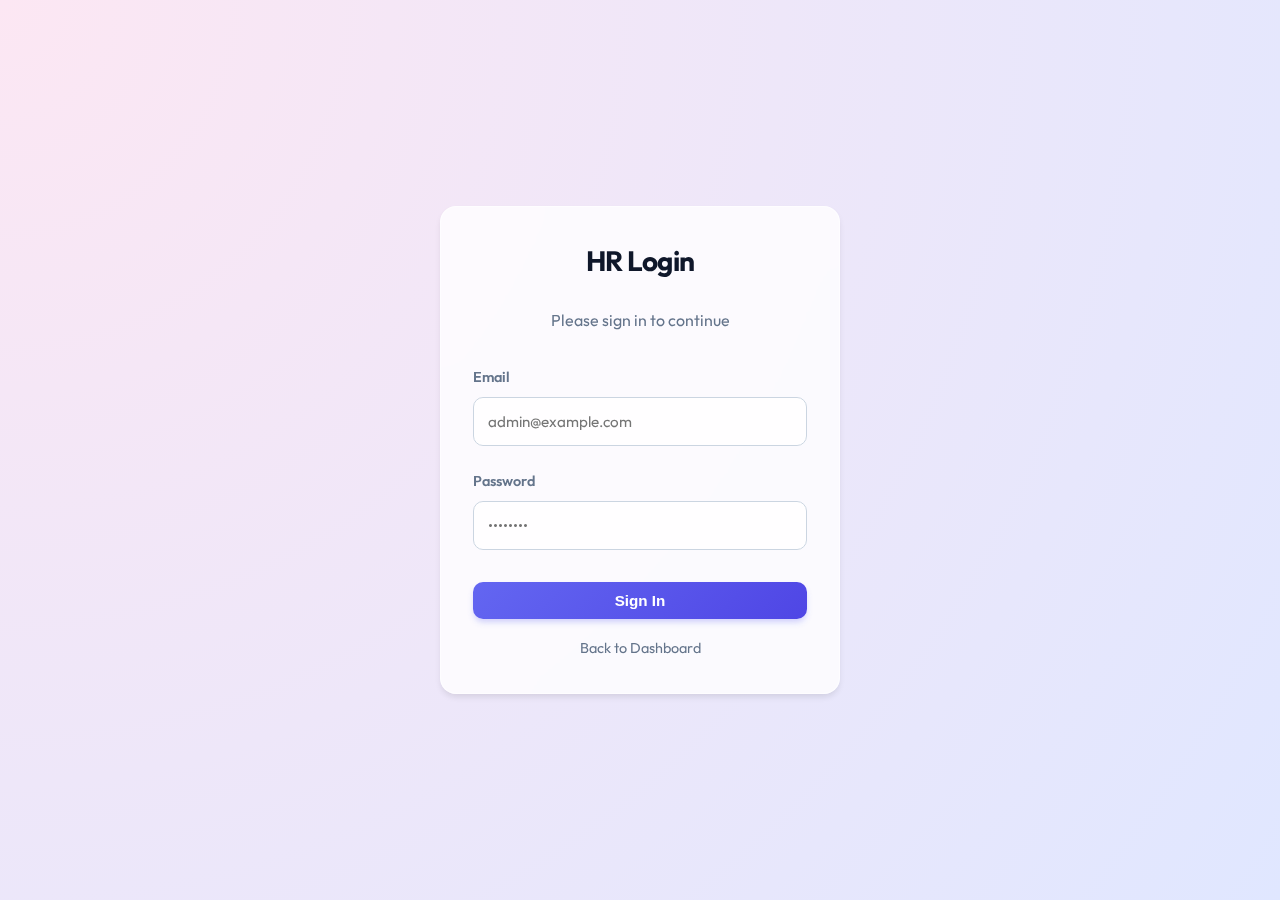
<file: templates/login.html>
<!DOCTYPE html>
<html lang="en">

<head>
    <meta charset="UTF-8">
    <meta name="viewport" content="width=device-width, initial-scale=1.0">
    <title>HR Login</title>
    <link href="https://fonts.googleapis.com/css2?family=Outfit:wght@300;400;500;600;700&display=swap" rel="stylesheet">
    <link rel="stylesheet" href="/static/css/style.css">
    <style>
        body {
            display: flex;
            align-items: center;
            justify-content: center;
        }

        .login-card {
            width: 100%;
            max-width: 400px;
            padding: 2rem;
        }
    </style>
</head>

<body>
    <div class="glass-card login-card">
        <div style="text-align: center; margin-bottom: 2rem;">
            <h2>HR Login</h2>
            <p style="color: var(--text-muted)">Please sign in to continue</p>
        </div>
        <form id="login-form">
            <div class="form-group">
                <label for="email">Email</label>
                <input type="email" id="email" required placeholder="admin@example.com">
            </div>
            <div class="form-group">
                <label for="password">Password</label>
                <input type="password" id="password" required placeholder="••••••••">
            </div>
            <div class="form-actions">
                <button type="submit" class="btn btn-primary" style="width: 100%; justify-content: center;">Sign
                    In</button>
            </div>
        </form>
        <div style="margin-top: 1rem; text-align: center;">
            <a href="/" style="color: var(--text-muted); text-decoration: none; font-size: 0.9rem;">Back to
                Dashboard</a>
        </div>
    </div>

    <script>
        document.getElementById('login-form').addEventListener('submit', async (e) => {
            e.preventDefault();
            const email = document.getElementById('email').value;
            const password = document.getElementById('password').value;

            try {
                const response = await fetch('/login', {
                    method: 'POST',
                    headers: { 'Content-Type': 'application/json' },
                    body: JSON.stringify({ email, password })
                });

                if (response.ok) {
                    window.location.href = '/';
                } else {
                    const data = await response.json();
                    alert(data.error || 'Login failed');
                }
            } catch (error) {
                console.error(error);
                alert('An error occurred');
            }
        });
    </script>
</body>

</html>
</file>
<file: static/css/style.css>
/* Base Variables */
:root {
    --primary-color: #6366f1;
    /* Indigo-500 */
    --primary-hover: #4f46e5;
    /* Indigo-600 */
    --secondary-color: #64748b;
    --background-color: #f8fafc;
    --surface-color: rgba(255, 255, 255, 0.8);
    --text-color: #1e293b;
    --text-muted: #64748b;
    --border-color: rgba(255, 255, 255, 0.6);
    --glass-bg: rgba(255, 255, 255, 0.7);
    --glass-border: rgba(255, 255, 255, 0.5);
    --shadow-sm: 0 1px 2px 0 rgba(0, 0, 0, 0.05);
    --shadow-md: 0 4px 6px -1px rgba(0, 0, 0, 0.1);
    --shadow-lg: 0 10px 15px -3px rgba(0, 0, 0, 0.1);
    --radius: 16px;
    --transition: all 0.3s cubic-bezier(0.4, 0, 0.2, 1);
}

[v-cloak] {
    display: none !important;
}

* {
    box-sizing: border-box;
    margin: 0;
    padding: 0;
}

body {
    font-family: 'Outfit', sans-serif;
    color: var(--text-color);
    line-height: 1.6;
    min-height: 100vh;
    background: radial-gradient(circle at top left, #fce7f3, #e0e7ff, #f3f4f6);
    background-attachment: fixed;
    background-size: 200% 200%;
    animation: gradientBG 15s ease infinite;
}

@keyframes gradientBG {
    0% {
        background-position: 0% 50%;
    }

    50% {
        background-position: 100% 50%;
    }

    100% {
        background-position: 0% 50%;
    }
}

.login-layout {
    max-width: 1280px;
    margin: 0 auto;
    padding: 2rem;
    min-height: 100vh;
}

/* Glass Header */
.glass-header {
    position: sticky;
    top: 1rem;
    z-index: 100;
    display: flex;
    justify-content: space-between;
    align-items: center;
    padding: 0.75rem 2rem;
    background: rgba(255, 255, 255, 0.65);
    backdrop-filter: blur(20px);
    -webkit-backdrop-filter: blur(20px);
    border: 1px solid rgba(255, 255, 255, 0.4);
    box-shadow: 0 8px 32px 0 rgba(31, 38, 135, 0.15);
    border-radius: var(--radius);
    margin-bottom: 2.5rem;
    transition: var(--transition);
}

.brand-title {
    font-size: 1.5rem;
    font-weight: 700;
    color: var(--primary-color);
    text-decoration: none;
    background: linear-gradient(45deg, var(--primary-color), #a855f7);
    background-clip: text;
    -webkit-background-clip: text;
    -webkit-text-fill-color: transparent;
}

/* Glass Card */
.glass-card {
    background: var(--surface-color);
    backdrop-filter: blur(16px);
    -webkit-backdrop-filter: blur(16px);
    border: 1px solid var(--border-color);
    border-radius: var(--radius);
    box-shadow: var(--shadow-md);
    padding: 2rem;
    transition: var(--transition);
    animation: slideUp 0.5s ease-out forwards;
}

.glass-card:hover {
    transform: translateY(-4px);
    box-shadow: var(--shadow-lg);
    border-color: rgba(255, 255, 255, 0.9);
}

/* Typography */
h1,
h2,
h3,
h4 {
    color: #0f172a;
    font-weight: 700;
    letter-spacing: -0.025em;
}

h1 {
    font-size: 2.5rem;
    margin-bottom: 1rem;
}

h2 {
    font-size: 1.75rem;
    margin-bottom: 1.5rem;
}

h3 {
    font-size: 1.25rem;
    font-weight: 600;
}

a {
    text-decoration: none;
    color: inherit;
}

/* Navigation */
.nav-link {
    color: var(--text-muted);
    font-weight: 600;
    padding: 0.5rem 1rem;
    border-radius: 8px;
    transition: var(--transition);
}

.nav-link:hover,
.router-link-active {
    color: var(--primary-color);
    background: rgba(99, 102, 241, 0.1);
}

/* Buttons */
.btn {
    display: inline-flex;
    align-items: center;
    justify-content: center;
    padding: 0.625rem 1.25rem;
    border-radius: 10px;
    font-weight: 600;
    border: none;
    cursor: pointer;
    transition: var(--transition);
    font-size: 0.95rem;
    gap: 0.5rem;
}

.btn-sm {
    padding: 0.375rem 0.75rem;
    font-size: 0.875rem;
}

.btn-primary {
    background: linear-gradient(135deg, var(--primary-color), var(--primary-hover));
    color: white;
    box-shadow: 0 4px 6px -1px rgba(99, 102, 241, 0.3);
}

.btn-primary:hover:not(:disabled) {
    box-shadow: 0 10px 15px -3px rgba(99, 102, 241, 0.4);
    transform: translateY(-2px);
}

.btn-secondary {
    background: white;
    color: var(--text-color);
    border: 1px solid #e2e8f0;
}

.btn-secondary:hover {
    background: #f8fafc;
    border-color: var(--text-muted);
}

.btn-danger {
    background: linear-gradient(135deg, #ef4444, #dc2626);
    color: white;
    box-shadow: 0 4px 6px -1px rgba(239, 68, 68, 0.3);
}

.btn-danger:hover {
    box-shadow: 0 10px 15px -3px rgba(239, 68, 68, 0.4);
}

.btn:disabled {
    opacity: 0.7;
    cursor: not-allowed;
    transform: none !important;
}

/* Forms */
.form-group {
    margin-bottom: 1.5rem;
}

.form-row {
    display: flex;
    gap: 1.5rem;
}

.form-row .form-group {
    flex: 1;
}

label {
    display: block;
    margin-bottom: 0.5rem;
    font-size: 0.9rem;
    font-weight: 600;
    color: var(--text-muted);
}

input,
select,
textarea {
    width: 100%;
    padding: 0.875rem;
    border: 1px solid #cbd5e1;
    border-radius: 10px;
    font-family: inherit;
    font-size: 0.95rem;
    transition: var(--transition);
    background-color: rgba(255, 255, 255, 0.8);
}

input:focus,
select:focus,
textarea:focus {
    outline: none;
    border-color: var(--primary-color);
    box-shadow: 0 0 0 4px rgba(99, 102, 241, 0.15);
    background-color: white;
}

.form-actions {
    margin-top: 2rem;
    display: flex;
    justify-content: flex-end;
    gap: 1rem;
}

/* Tables */
.table-container {
    overflow-x: auto;
    width: 100%;
    margin-top: 1.5rem;
    border-radius: var(--radius);
    box-shadow: var(--shadow-sm);
}

table {
    width: 100%;
    border-collapse: separate;
    border-spacing: 0;
}

th {
    text-align: left;
    padding: 1.25rem 1.5rem;
    color: var(--text-muted);
    font-weight: 600;
    font-size: 0.85rem;
    text-transform: uppercase;
    letter-spacing: 0.05em;
    background-color: #f8fafc;
    border-bottom: 1px solid #e2e8f0;
    position: sticky;
    top: 0;
}

td {
    padding: 1.25rem 1.5rem;
    border-bottom: 1px solid #e2e8f0;
    color: var(--text-color);
    font-size: 0.95rem;
    background: white;
    transition: background 0.2s;
}

tr:hover td {
    background-color: #f1f5f9;
}

tr:last-child td {
    border-bottom: none;
}

/* Dashboard Grid */
.dashboard-grid {
    display: grid;
    grid-template-columns: repeat(auto-fit, minmax(300px, 1fr));
    gap: 2rem;
    padding: 1rem 0;
}

.card-header {
    display: flex;
    justify-content: space-between;
    align-items: center;
    margin-bottom: 1.5rem;
}

/* Modal */
.modal {
    display: none;
    position: fixed;
    top: 0;
    left: 0;
    width: 100%;
    height: 100%;
    background: rgba(15, 23, 42, 0.75);
    backdrop-filter: blur(5px);
    z-index: 9999;
    /* Ensure strictly on top */
    align-items: center;
    justify-content: center;
    animation: fadeIn 0.2s;
    padding: 1rem;
}

.modal-content {
    width: 100%;
    max-width: 550px;
    max-height: 85vh;
    overflow-y: auto;
    position: relative;
    background: white;
    padding: 2.5rem;
    border-radius: 20px;
    box-shadow: 0 25px 50px -12px rgba(0, 0, 0, 0.25);
    animation: scaleIn 0.3s cubic-bezier(0.16, 1, 0.3, 1);
}

.close {
    position: absolute;
    top: 1.5rem;
    right: 2rem;
    font-size: 1.5rem;
    cursor: pointer;
    color: #94a3b8;
    transition: 0.2s;
}

.close:hover {
    color: #ef4444;
}

/* Badges */
.badge {
    padding: 0.35rem 0.75rem;
    border-radius: 6px;
    font-size: 0.8rem;
    font-weight: 600;
    letter-spacing: 0.025em;
}

.badge-success {
    background: #dcfce7;
    color: #15803d;
}

.badge-danger {
    background: #fee2e2;
    color: #b91c1c;
}

.badge-primary {
    background: #e0e7ff;
    color: #4338ca;
}

.badge-warning {
    background: #fef3c7;
    color: #b45309;
}

/* Animations */
@keyframes slideUp {
    from {
        opacity: 0;
        transform: translateY(20px);
    }

    to {
        opacity: 1;
        transform: translateY(0);
    }
}

@keyframes fadeIn {
    from {
        opacity: 0;
    }

    to {
        opacity: 1;
    }
}

@keyframes scaleIn {
    from {
        opacity: 0;
        transform: scale(0.95);
    }

    to {
        opacity: 1;
        transform: scale(1);
    }
}


/* Page Transitions */
.fade-enter-active,
.fade-leave-active {
    transition: opacity 0.3s ease;
}

.fade-enter-from,
.fade-leave-to {
    opacity: 0;
}

/* --- Layout & Sidebar --- */
.app-layout {
    display: flex;
    min-height: 100vh;
}

.sidebar {
    width: 260px;
    background: rgba(255, 255, 255, 0.85);
    backdrop-filter: blur(20px);
    -webkit-backdrop-filter: blur(20px);
    border-right: 1px solid rgba(255, 255, 255, 0.5);
    display: flex;
    flex-direction: column;
    position: fixed;
    height: 100vh;
    z-index: 1000;
    transition: width 0.3s ease;
    box-shadow: 4px 0 24px rgba(0, 0, 0, 0.02);
}

.sidebar.collapsed {
    width: 80px;
}

.sidebar.collapsed~.main-content {
    margin-left: 80px;
    width: calc(100% - 80px);
}

.sidebar-header {
    padding: 1.5rem;
    display: flex;
    align-items: center;
    justify-content: center;
}

.logo-container {
    display: flex;
    align-items: center;
    gap: 0.75rem;
    cursor: pointer;
    width: 100%;
    padding: 0.5rem;
    border-radius: 8px;
    transition: background 0.2s;
}

.logo-container:hover {
    background: rgba(0, 0, 0, 0.05);
}

.sidebar-logo {
    height: 40px;
    width: 40px;
    object-fit: contain;
    border-radius: 8px;
}

.brand-name {
    font-size: 1.25rem;
    font-weight: 700;
    color: var(--primary-color);
    white-space: nowrap;
    overflow: hidden;
    background: linear-gradient(45deg, var(--primary-color), #a855f7);
    -webkit-background-clip: text;
    -webkit-text-fill-color: transparent;
}

.sidebar-nav {
    flex: 1;
    padding: 1rem 0;
    overflow-y: auto;
    display: flex;
    flex-direction: column;
    gap: 0.5rem;
}

.nav-item {
    display: flex;
    align-items: center;
    padding: 0.75rem 1.5rem;
    color: var(--text-muted);
    font-weight: 500;
    transition: all 0.2s;
    text-decoration: none;
    border-left: 3px solid transparent;
}

.nav-item:hover {
    background: rgba(99, 102, 241, 0.05);
    color: var(--primary-color);
}

.nav-item.active {
    background: linear-gradient(90deg, rgba(99, 102, 241, 0.1), transparent);
    color: var(--primary-color);
    border-left-color: var(--primary-color);
}

.nav-item .icon {
    font-size: 1.25rem;
    min-width: 2rem;
    display: flex;
    justify-content: center;
}

.nav-item .label {
    margin-left: 0.75rem;
    white-space: nowrap;
}

.sidebar-footer {
    padding: 1.5rem;
    border-top: 1px solid rgba(0, 0, 0, 0.05);
}

.user-info {
    display: flex;
    align-items: center;
    gap: 0.75rem;
    margin-bottom: 1rem;
}

.user-avatar {
    width: 36px;
    height: 36px;
    background: linear-gradient(135deg, var(--primary-color), #a855f7);
    color: white;
    border-radius: 50%;
    display: flex;
    align-items: center;
    justify-content: center;
    font-weight: 600;
}

.user-details {
    display: flex;
    flex-direction: column;
}

.user-name {
    font-size: 0.9rem;
    font-weight: 600;
    color: var(--text-color);
}

.user-role {
    font-size: 0.75rem;
    color: var(--text-muted);
}

.logout-btn {
    width: 100%;
    display: flex;
    align-items: center;
    justify-content: center;
    padding: 0.5rem;
    border: 1px solid var(--border-color);
    background: white;
    border-radius: 8px;
    color: #ef4444;
    cursor: pointer;
    transition: all 0.2s;
}

.logout-btn:hover {
    background: #fee2e2;
    border-color: #fecaca;
}

.main-content {
    flex: 1;
    margin-left: 260px;
    /* Width of sidebar */
    padding: 2rem;
    width: calc(100% - 260px);
    transition: margin-left 0.3s ease, width 0.3s ease;
}

/* Enhanced Dashboard Cards */
.dashboard-grid {
    display: grid;
    grid-template-columns: repeat(auto-fill, minmax(280px, 1fr));
    gap: 1.5rem;
}

.dashboard-card {
    background: white;
    border-radius: 16px;
    padding: 0;
    /* Remove default padding for image control */
    box-shadow: 0 4px 20px rgba(0, 0, 0, 0.05);
    transition: transform 0.3s ease, box-shadow 0.3s ease;
    cursor: pointer;
    overflow: hidden;
    border: 1px solid rgba(255, 255, 255, 0.6);
    display: flex;
    flex-direction: column;
    height: 100%;
}

.dashboard-card:hover {
    transform: translateY(-5px);
    box-shadow: 0 12px 30px rgba(99, 102, 241, 0.15);
}

.card-banner::after {
    content: '';
    position: absolute;
    inset: 0;
    background: linear-gradient(to top, rgba(0, 0, 0, 0.7), transparent);
    z-index: 1;
}

.card-banner {
    height: 140px;
    background-size: cover;
    background-position: center;
    position: relative;
    display: flex;
    align-items: flex-end;
    padding: 1rem;
    overflow: hidden;
}

.watermark-icon {
    position: absolute;
    right: -10px;
    bottom: -20px;
    font-size: 8rem;
    opacity: 0.2;
    transform: rotate(-15deg);
    pointer-events: none;
    user-select: none;
    z-index: 0;
    color: rgba(255, 255, 255, 0.8);
}

.card-icon-wrapper {
    position: relative;
    z-index: 2;
    background: rgba(255, 255, 255, 0.25);
    width: 56px;
    height: 56px;
    border-radius: 16px;
    display: flex;
    align-items: center;
    justify-content: center;
    font-size: 1.75rem;
    box-shadow: 0 4px 6px rgba(0, 0, 0, 0.05);
    backdrop-filter: blur(8px);
    -webkit-backdrop-filter: blur(8px);
    border: 1px solid rgba(255, 255, 255, 0.3);
}

.glass-icon {
    /* Enhanced Glassmorphism */
    background: rgba(255, 255, 255, 0.35);
    box-shadow: 0 8px 32px 0 rgba(31, 38, 135, 0.1);
    border: 1px solid rgba(255, 255, 255, 0.5);
    transition: transform 0.3s ease;
}

.dashboard-card:hover .glass-icon {
    transform: scale(1.1) rotate(5deg);
    background: rgba(255, 255, 255, 0.5);
}

.card-body {
    padding: 1.5rem;
    flex: 1;
    display: flex;
    flex-direction: column;
}

.card-title {
    font-size: 1.25rem;
    font-weight: 700;
    margin-bottom: 0.5rem;
    color: var(--text-color);
}

.card-desc {
    font-size: 0.9rem;
    color: var(--text-muted);
    margin-bottom: 1.5rem;
    flex: 1;
    /* Pushes footer down */
}

.card-footer {
    display: flex;
    align-items: center;
    justify-content: space-between;
    font-weight: 600;
    font-size: 0.9rem;
    color: var(--primary-color);
}

.card-arrow {
    transition: transform 0.2s;
}

.dashboard-card:hover .card-arrow {
    transform: translateX(4px);
}
</file>
